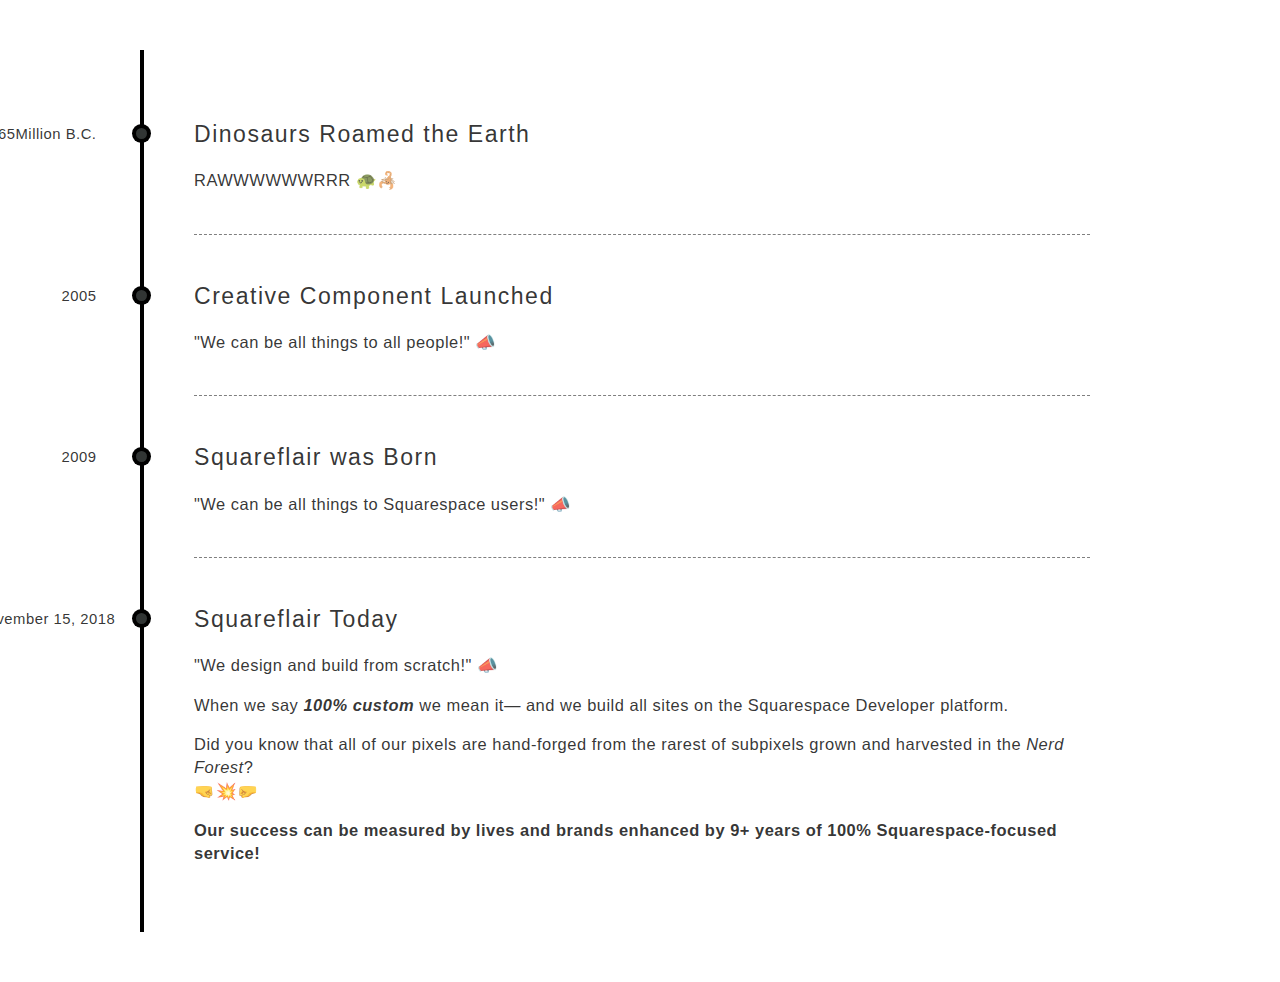
<file: timeline.html>
<!DOCTYPE html>
<html lang="en" dir="ltr">
  <head>
    <meta charset="utf-8">
    <title></title>

  <link rel="stylesheet" href="timeline.css">
  </head>
  <body>
    <div id="timeline-content">

  <ul class="timeline">
    <li class="event" data-date="65Million B.C.">
      <h3>Dinosaurs Roamed the Earth</h3>
      <p>RAWWWWWWRRR 🐢🦂</p>
    </li>
    <li class="event" data-date="2005">
      <h3>Creative Component Launched</h3>
      <p>"We can be all things to all people!" 📣</p>
    </li>
    <li class="event" id="date" data-date="2009">
      <h3>Squareflair was Born</h3>
      <p></p> <p>"We can be all things to Squarespace users!" 📣</p>
    </li>

    <li class="event" data-date="November 15, 2018">

      <h3>Squareflair Today</h3>

      <p>"We design and build from scratch!" 📣<p/> <p>When we say <em><strong>100% custom</strong></em> we mean it— and we build all sites on the Squarespace Developer platform.<p/>
<p>Did you know that all of our pixels are hand-forged from the rarest of subpixels grown and harvested in the <em>Nerd Forest</em>? <br>🤜💥🤛</p>

      <p><strong>Our success can be measured by lives and brands enhanced by 9+ years of 100% Squarespace-focused service!</strong></p>


    </li>
  </ul>
</div>

  </body>
</html>
</file>
<file: timeline.css>
@import url('https://fonts.googleapis.com/css?family=Chivo:300,300i,400,400i,700,700i,900,900i|Saira+Extra+Condensed:100,200,300,400,500,600,700,800|Saira:100,200,300,400,500,600,700,800');
body {
  margin: 0;
  top: 0;
  padding: 0;
}
#timeline-content p {
	 font-weight: 300;
}
#timeline-content a {
	 color: #6c6d6d;
	 text-decoration: none;
	 text-transform: uppercase;
	 display: block;
	 letter-spacing: .3em;
	 font-size: .6em;
	 font-weight: 400;
	 background: #252727;
	 padding: .3rem 1rem;
	 margin: 1.9rem 0 0 0;
	 float: right;
}
#timeline-content a:hover {
	 color: black;
	 background: #004ffc;
	 border-bottom: .35em solid black;
}
#timeline-content strong {
	 font-weight: 600;
}
#timeline-content h1 {
	 font-family: arial;
	 letter-spacing: 1.5px;
	 color: white;
	 font-weight: 400;
	 font-size: 2.4em;
}
 #timeline-content {
   background: #ffffff;
	 font-size: 16px;
}
 .timeline {
   background: #252827;
	 font-size: 16px;
	 border-left: 4px solid #000000;
	 border-bottom-right-radius: 4px;
	 border-top-right-radius: 4px;
	 background: rgba(255,255,255,0.03);
	 color: rgba(0,0,0,0.8);
	 font-family: arial;
	 margin: 50px auto;
	 letter-spacing: 0.5px;
	 position: relative;
	 line-height: 1.4em;
	 font-size: 1.03em;
	 padding: 50px;
	 list-style: none;
	 text-align: left;
	 font-weight: 100;
	 max-width: 70%;
}
 .timeline h1 {
	 font-family: arial;
	 letter-spacing: 1.5px;
	 font-weight: 100;
	 font-size: 1.4em;
}
 .timeline h2, .timeline h3 {
	 font-family: arial;
	 letter-spacing: 1.5px;
	 font-weight: 400;
	 font-size: 1.4em;
}
 .timeline .event {
	 border-bottom: 1px dashed rgba(0,0,0,0.5);
	 padding-bottom: 25px;
	 margin-bottom: 50px;
	 position: relative;
}
 .timeline .event:last-of-type {
	 padding-bottom: 0;
	 margin-bottom: 0;
	 border: none;
}
 .timeline .event:before, .timeline .event:after {
	 position: absolute;
	 display: block;
	 top: 0;
}
 .timeline .event:before {
	 left: -217.5px;
	 color: rgba(0,0,0,0.8);
	 content: attr(data-date);
	 text-align: right;
	 font-weight: 100;
	 font-size: 0.9em;
	 min-width: 120px;
   font-family: arial;
}
 .timeline .event:after {
	 box-shadow: 0 0 0 4px #000000;
	 left: -57.85px;
	 background: #313534;
	 border-radius: 50%;
	 height: 11px;
	 width: 11px;
	 content: "";
	 top: 5px;
}
</file>
